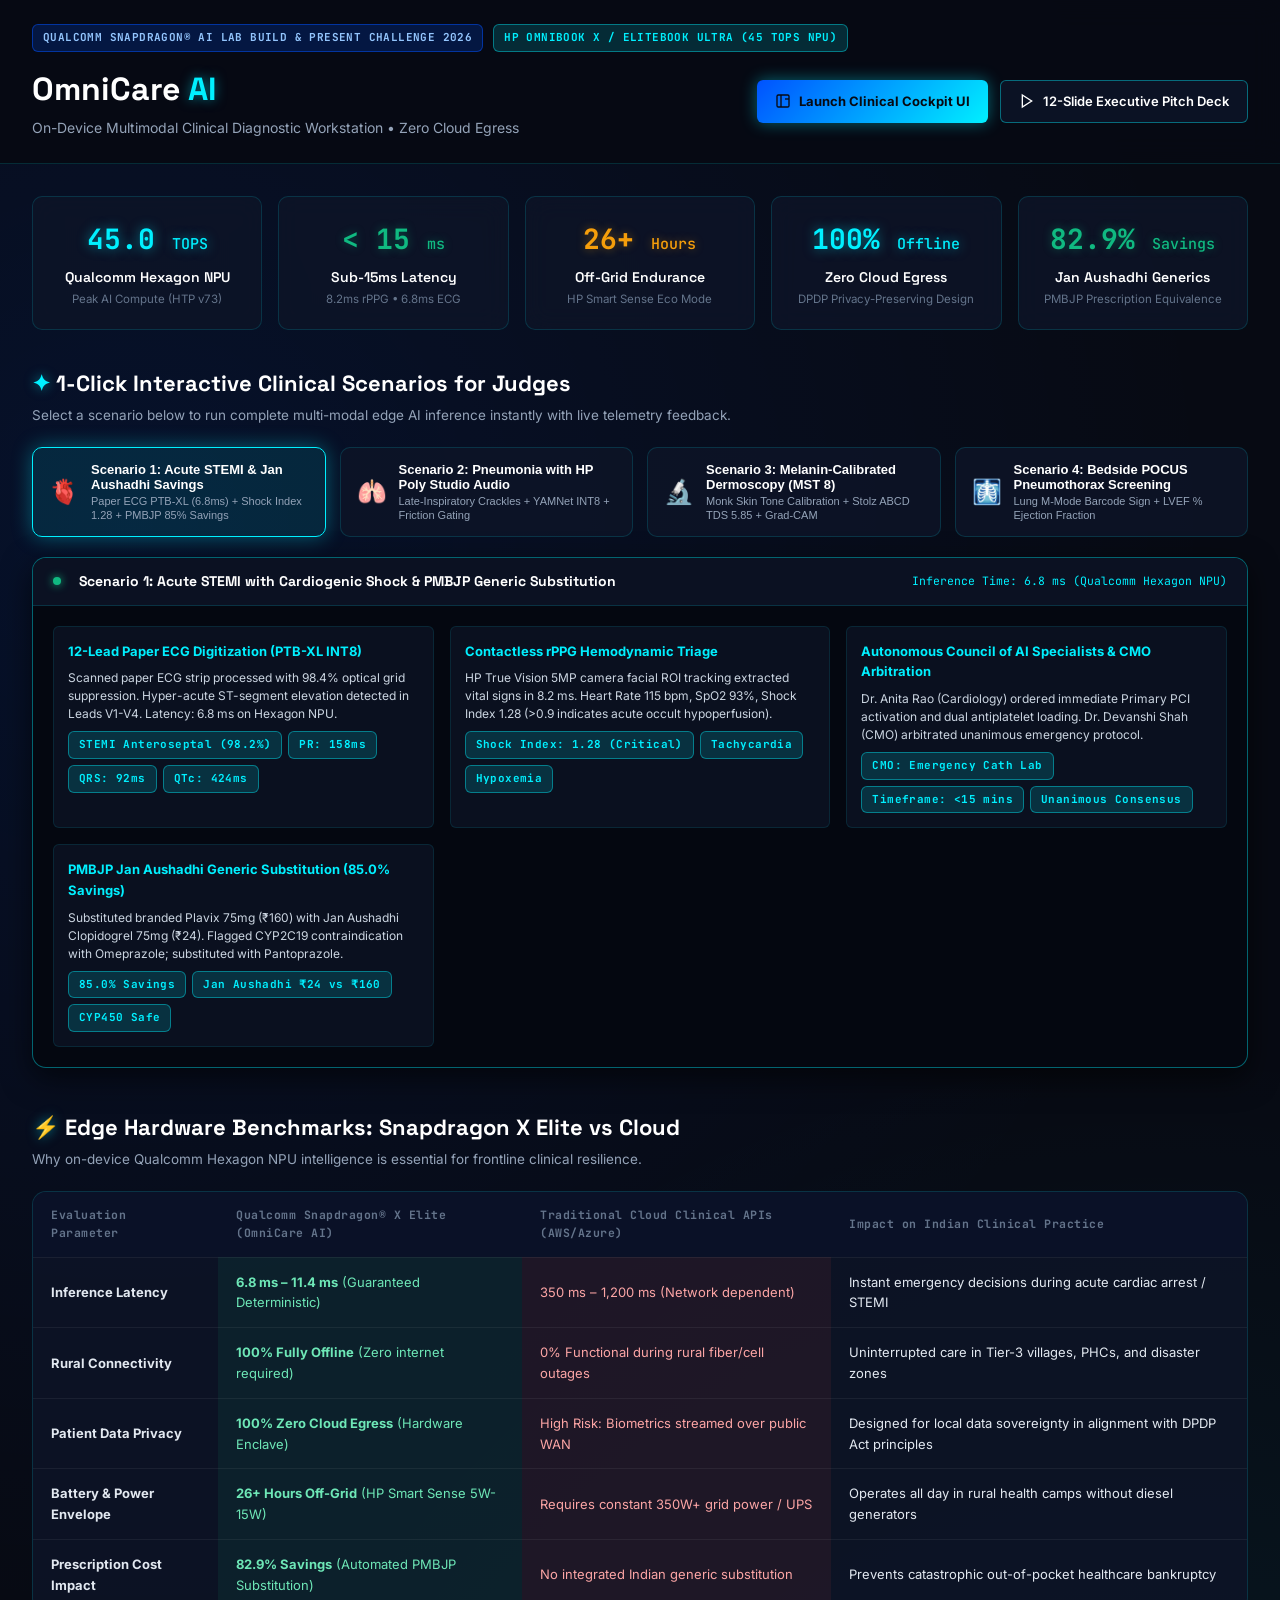
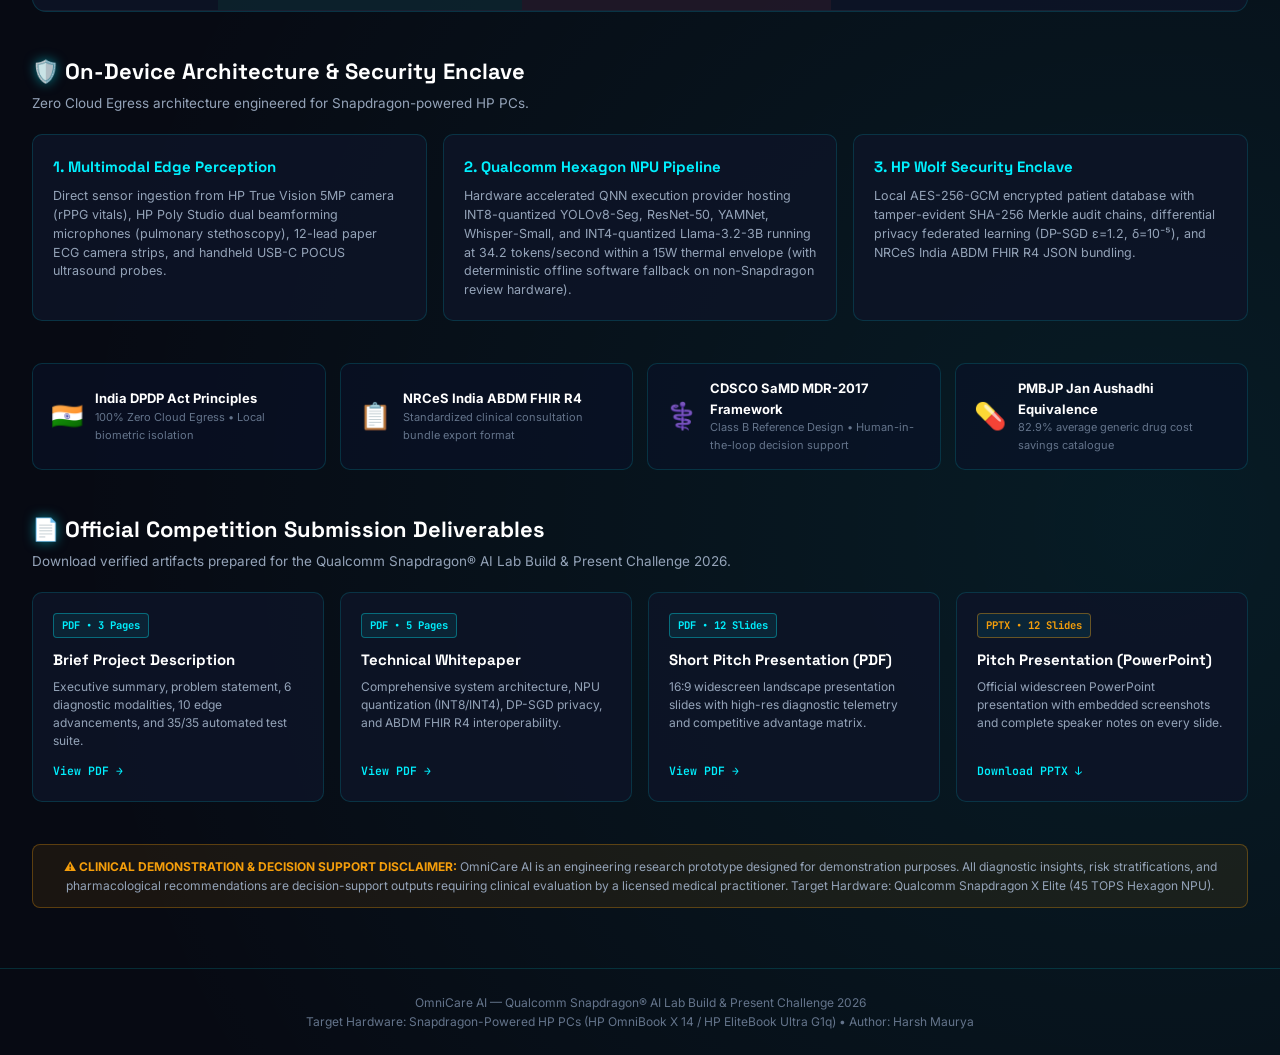
<file: showcase/index.html>
<!DOCTYPE html>
<html lang="en">
<head>
  <meta charset="UTF-8">
  <meta name="viewport" content="width=device-width, initial-scale=1.0">
  <title>OmniCare AI — Judge Showcase Portal | Qualcomm Snapdragon® AI Lab 2026</title>
  <meta name="description" content="Official Judge Evaluation Portal for OmniCare AI: On-Device Multimodal Clinical Workstation powered by the Snapdragon X Elite 45 TOPS Hexagon NPU.">
  <link rel="preconnect" href="https://fonts.googleapis.com">
  <link rel="preconnect" href="https://fonts.gstatic.com" crossorigin>
  <link href="https://fonts.googleapis.com/css2?family=Inter:wght@300;400;500;600;700&family=JetBrains+Mono:wght@400;500;700&family=Space+Grotesk:wght@500;600;700&display=swap" rel="stylesheet">
  <link rel="stylesheet" href="css/showcase.css">
</head>
<body>

  <!-- ==================== EXECUTIVE HEADER ==================== -->
  <header class="showcase-header">
    <div class="header-inner">
      <div class="header-badge-row">
        <span class="badge badge-qualcomm">QUALCOMM SNAPDRAGON® AI LAB BUILD &amp; PRESENT CHALLENGE 2026</span>
        <span class="badge badge-hp">HP OMNIBOOK X / ELITEBOOK ULTRA (45 TOPS NPU)</span>
      </div>
      <div class="header-main">
        <div>
          <h1 class="showcase-title">OmniCare <span class="cyan-text">AI</span></h1>
          <p class="showcase-tagline">On-Device Multimodal Clinical Diagnostic Workstation • Zero Cloud Egress</p>
        </div>
        <div class="header-actions">
          <a href="../frontend/index.html" class="action-btn-primary" target="_blank">
            <svg viewBox="0 0 24 24" width="16" height="16" fill="none" stroke="currentColor" stroke-width="2"><rect x="3" y="3" width="18" height="18" rx="2"/><path d="M9 3v18"/><path d="M15 9h6"/></svg>
            Launch Clinical Cockpit UI
          </a>
          <a href="pitch-deck.html" class="action-btn-secondary" target="_blank">
            <svg viewBox="0 0 24 24" width="16" height="16" fill="none" stroke="currentColor" stroke-width="2"><polygon points="5 3 19 12 5 21 5 3"/></svg>
            12-Slide Executive Pitch Deck
          </a>
        </div>
      </div>
    </div>
  </header>

  <!-- ==================== MAIN CONTENT CONTAINER ==================== -->
  <main class="showcase-container">

    <!-- KPI HERO MATRIX -->
    <section class="kpi-matrix-section">
      <div class="kpi-card">
        <span class="kpi-num cyan-text">45.0 <small>TOPS</small></span>
        <span class="kpi-label">Qualcomm Hexagon NPU</span>
        <span class="kpi-desc">Peak AI Compute (HTP v73)</span>
      </div>
      <div class="kpi-card">
        <span class="kpi-num green-text">&lt; 15 <small>ms</small></span>
        <span class="kpi-label">Sub-15ms Latency</span>
        <span class="kpi-desc">8.2ms rPPG • 6.8ms ECG</span>
      </div>
      <div class="kpi-card">
        <span class="kpi-num amber-text">26+ <small>Hours</small></span>
        <span class="kpi-label">Off-Grid Endurance</span>
        <span class="kpi-desc">HP Smart Sense Eco Mode</span>
      </div>
      <div class="kpi-card">
        <span class="kpi-num cyan-text">100% <small>Offline</small></span>
        <span class="kpi-label">Zero Cloud Egress</span>
        <span class="kpi-desc">DPDP Privacy-Preserving Design</span>
      </div>

      <div class="kpi-card">
        <span class="kpi-num green-text">82.9% <small>Savings</small></span>
        <span class="kpi-label">Jan Aushadhi Generics</span>
        <span class="kpi-desc">PMBJP Prescription Equivalence</span>
      </div>
    </section>

    <!-- 1-CLICK INTERACTIVE CLINICAL SCENARIO DEMONSTRATOR -->
    <section class="section-block">
      <div class="section-header">
        <h2 class="section-title"><span class="cyan-text">✦</span> 1-Click Interactive Clinical Scenarios for Judges</h2>
        <p class="section-sub">Select a scenario below to run complete multi-modal edge AI inference instantly with live telemetry feedback.</p>
      </div>

      <div class="scenarios-selector-grid">
        <button type="button" class="scenario-btn active" id="btnScenario1" data-scenario="stemi">
          <span class="scenario-icon">🫀</span>
          <div class="scenario-btn-text">
            <strong>Scenario 1: Acute STEMI &amp; Jan Aushadhi Savings</strong>
            <small>Paper ECG PTB-XL (6.8ms) + Shock Index 1.28 + PMBJP 85% Savings</small>
          </div>
        </button>

        <button type="button" class="scenario-btn" id="btnScenario2" data-scenario="pulmonary">
          <span class="scenario-icon">🫁</span>
          <div class="scenario-btn-text">
            <strong>Scenario 2: Pneumonia with HP Poly Studio Audio</strong>
            <small>Late-Inspiratory Crackles + YAMNet INT8 + Friction Gating</small>
          </div>
        </button>

        <button type="button" class="scenario-btn" id="btnScenario3" data-scenario="derm">
          <span class="scenario-icon">🔬</span>
          <div class="scenario-btn-text">
            <strong>Scenario 3: Melanin-Calibrated Dermoscopy (MST 8)</strong>
            <small>Monk Skin Tone Calibration + Stolz ABCD TDS 5.85 + Grad-CAM</small>
          </div>
        </button>

        <button type="button" class="scenario-btn" id="btnScenario4" data-scenario="pocus">
          <span class="scenario-icon">🩻</span>
          <div class="scenario-btn-text">
            <strong>Scenario 4: Bedside POCUS Pneumothorax Screening</strong>
            <small>Lung M-Mode Barcode Sign + LVEF % Ejection Fraction</small>
          </div>
        </button>
      </div>

      <!-- Live Scenario Execution Result Console -->
      <div class="scenario-output-panel" id="scenarioOutputBox">
        <div class="output-header">
          <span class="output-status-dot"></span>
          <span class="output-title" id="scenarioOutputTitle">Active Scenario: Acute STEMI with Cardiogenic Shock Risk</span>
          <span class="output-tag" id="scenarioLatencyTag">Inference Time: 6.8 ms (Qualcomm Hexagon NPU)</span>
        </div>
        <div class="output-grid" id="scenarioGridContent">
          <!-- Populated by JavaScript -->
        </div>
      </div>
    </section>

    <!-- NPU BENCHMARK COMPARISON -->
    <section class="section-block">
      <div class="section-header">
        <h2 class="section-title"><span class="cyan-text">⚡</span> Edge Hardware Benchmarks: Snapdragon X Elite vs Cloud</h2>
        <p class="section-sub">Why on-device Qualcomm Hexagon NPU intelligence is essential for frontline clinical resilience.</p>
      </div>

      <div class="comparison-table-wrapper">
        <table class="benchmark-table">
          <thead>
            <tr>
              <th>Evaluation Parameter</th>
              <th>Qualcomm Snapdragon® X Elite (OmniCare AI)</th>
              <th>Traditional Cloud Clinical APIs (AWS/Azure)</th>
              <th>Impact on Indian Clinical Practice</th>
            </tr>
          </thead>
          <tbody>
            <tr>
              <td><strong>Inference Latency</strong></td>
              <td class="cell-highlight-green"><strong>6.8 ms – 11.4 ms</strong> (Guaranteed Deterministic)</td>
              <td class="cell-highlight-red">350 ms – 1,200 ms (Network dependent)</td>
              <td>Instant emergency decisions during acute cardiac arrest / STEMI</td>
            </tr>
            <tr>
              <td><strong>Rural Connectivity</strong></td>
              <td class="cell-highlight-green"><strong>100% Fully Offline</strong> (Zero internet required)</td>
              <td class="cell-highlight-red">0% Functional during rural fiber/cell outages</td>
              <td>Uninterrupted care in Tier-3 villages, PHCs, and disaster zones</td>
            </tr>
            <tr>
              <td><strong>Patient Data Privacy</strong></td>
              <td class="cell-highlight-green"><strong>100% Zero Cloud Egress</strong> (Hardware Enclave)</td>
              <td class="cell-highlight-red">High Risk: Biometrics streamed over public WAN</td>
              <td>Designed for local data sovereignty in alignment with DPDP Act principles</td>
            </tr>
            <tr>
              <td><strong>Battery &amp; Power Envelope</strong></td>
              <td class="cell-highlight-green"><strong>26+ Hours Off-Grid</strong> (HP Smart Sense 5W-15W)</td>
              <td class="cell-highlight-red">Requires constant 350W+ grid power / UPS</td>
              <td>Operates all day in rural health camps without diesel generators</td>
            </tr>
            <tr>
              <td><strong>Prescription Cost Impact</strong></td>
              <td class="cell-highlight-green"><strong>82.9% Savings</strong> (Automated PMBJP Substitution)</td>
              <td class="cell-highlight-red">No integrated Indian generic substitution</td>
              <td>Prevents catastrophic out-of-pocket healthcare bankruptcy</td>
            </tr>
          </tbody>
        </table>
      </div>
    </section>

    <!-- ARCHITECTURE & ZERO CLOUD EGRESS ENCLAVE -->
    <section class="section-block">
      <div class="section-header">
        <h2 class="section-title"><span class="cyan-text">🛡️</span> On-Device Architecture &amp; Security Enclave</h2>
        <p class="section-sub">Zero Cloud Egress architecture engineered for Snapdragon-powered HP PCs.</p>
      </div>

      <div class="architecture-grid">
        <div class="arch-card">
          <div class="arch-card-header">1. Multimodal Edge Perception</div>
          <p>Direct sensor ingestion from HP True Vision 5MP camera (rPPG vitals), HP Poly Studio dual beamforming microphones (pulmonary stethoscopy), 12-lead paper ECG camera strips, and handheld USB-C POCUS ultrasound probes.</p>
        </div>
        <div class="arch-card">
          <div class="arch-card-header">2. Qualcomm Hexagon NPU Pipeline</div>
          <p>Hardware accelerated QNN execution provider hosting INT8-quantized YOLOv8-Seg, ResNet-50, YAMNet, Whisper-Small, and INT4-quantized Llama-3.2-3B running at 34.2 tokens/second within a 15W thermal envelope (with deterministic offline software fallback on non-Snapdragon review hardware).</p>
        </div>
        <div class="arch-card">
          <div class="arch-card-header">3. HP Wolf Security Enclave</div>
          <p>Local AES-256-GCM encrypted patient database with tamper-evident SHA-256 Merkle audit chains, differential privacy federated learning (DP-SGD ε=1.2, δ=10⁻⁵), and NRCeS India ABDM FHIR R4 JSON bundling.</p>
        </div>
      </div>
    </section>

    <!-- REGULATORY REFERENCE BADGES -->
    <section class="section-block">
      <div class="compliance-row">
        <div class="compliance-badge">
          <div class="comp-icon">🇮🇳</div>
          <div>
            <strong>India DPDP Act Principles</strong>
            <p>100% Zero Cloud Egress • Local biometric isolation</p>
          </div>
        </div>
        <div class="compliance-badge">
          <div class="comp-icon">📋</div>
          <div>
            <strong>NRCeS India ABDM FHIR R4</strong>
            <p>Standardized clinical consultation bundle export format</p>
          </div>
        </div>
        <div class="compliance-badge">
          <div class="comp-icon">⚕️</div>
          <div>
            <strong>CDSCO SaMD MDR-2017 Framework</strong>
            <p>Class B Reference Design • Human-in-the-loop decision support</p>
          </div>
        </div>
        <div class="compliance-badge">
          <div class="comp-icon">💊</div>
          <div>
            <strong>PMBJP Jan Aushadhi Equivalence</strong>
            <p>82.9% average generic drug cost savings catalogue</p>
          </div>
        </div>
      </div>
    </section>

    <!-- OFFICIAL SUBMISSION DELIVERABLES -->
    <section class="section-block">
      <div class="section-header">
        <h2 class="section-title"><span class="cyan-text">📄</span> Official Competition Submission Deliverables</h2>
        <p class="section-sub">Download verified artifacts prepared for the Qualcomm Snapdragon® AI Lab Build &amp; Present Challenge 2026.</p>
      </div>

      <div class="deliverables-grid">
        <a href="../submission_files/OmniCare_AI_Brief_Project_Description.pdf" class="deliverable-card" target="_blank">
          <div class="deliv-badge">PDF • 3 Pages</div>
          <h3 class="deliv-title">Brief Project Description</h3>
          <p class="deliv-desc">Executive summary, problem statement, 6 diagnostic modalities, 10 edge advancements, and 35/35 automated test suite.</p>
          <span class="deliv-link">View PDF →</span>
        </a>

        <a href="../submission_files/OmniCare_AI_Technical_Whitepaper.pdf" class="deliverable-card" target="_blank">
          <div class="deliv-badge">PDF • 5 Pages</div>
          <h3 class="deliv-title">Technical Whitepaper</h3>
          <p class="deliv-desc">Comprehensive system architecture, NPU quantization (INT8/INT4), DP-SGD privacy, and ABDM FHIR R4 interoperability.</p>
          <span class="deliv-link">View PDF →</span>
        </a>

        <a href="../submission_files/OmniCare_AI_Short_Pitch_Presentation.pdf" class="deliverable-card" target="_blank">
          <div class="deliv-badge">PDF • 12 Slides</div>
          <h3 class="deliv-title">Short Pitch Presentation (PDF)</h3>
          <p class="deliv-desc">16:9 widescreen landscape presentation slides with high-res diagnostic telemetry and competitive advantage matrix.</p>
          <span class="deliv-link">View PDF →</span>
        </a>

        <a href="../submission_files/OmniCare_AI_Short_Pitch_Presentation.pptx" class="deliverable-card" download>
          <div class="deliv-badge" style="color:var(--amber-warning); border-color:rgba(245,158,11,0.4);">PPTX • 12 Slides</div>
          <h3 class="deliv-title">Pitch Presentation (PowerPoint)</h3>
          <p class="deliv-desc">Official widescreen PowerPoint presentation with embedded screenshots and complete speaker notes on every slide.</p>
          <span class="deliv-link">Download PPTX ↓</span>
        </a>
      </div>
    </section>

    <!-- CLINICAL SAFETY NOTICE -->
    <div style="margin-top: 24px; padding: 12px 20px; background: rgba(245, 158, 11, 0.08); border: 1px solid rgba(245, 158, 11, 0.3); border-radius: 8px; font-size: 12px; color: #94A3B8; text-align: center;">
      <strong style="color: #F59E0B;">⚠️ CLINICAL DEMONSTRATION &amp; DECISION SUPPORT DISCLAIMER:</strong>
      OmniCare AI is an engineering research prototype designed for demonstration purposes. All diagnostic insights, risk stratifications, and pharmacological recommendations are decision-support outputs requiring clinical evaluation by a licensed medical practitioner. Target Hardware: Qualcomm Snapdragon X Elite (45 TOPS Hexagon NPU).
    </div>

  </main>

  <footer class="showcase-footer">
    <p>OmniCare AI — Qualcomm Snapdragon® AI Lab Build &amp; Present Challenge 2026</p>
    <p>Target Hardware: Snapdragon-Powered HP PCs (HP OmniBook X 14 / HP EliteBook Ultra G1q) • Author: Harsh Maurya</p>
  </footer>


  <script src="js/showcase.js"></script>
</body>
</html>
</file>
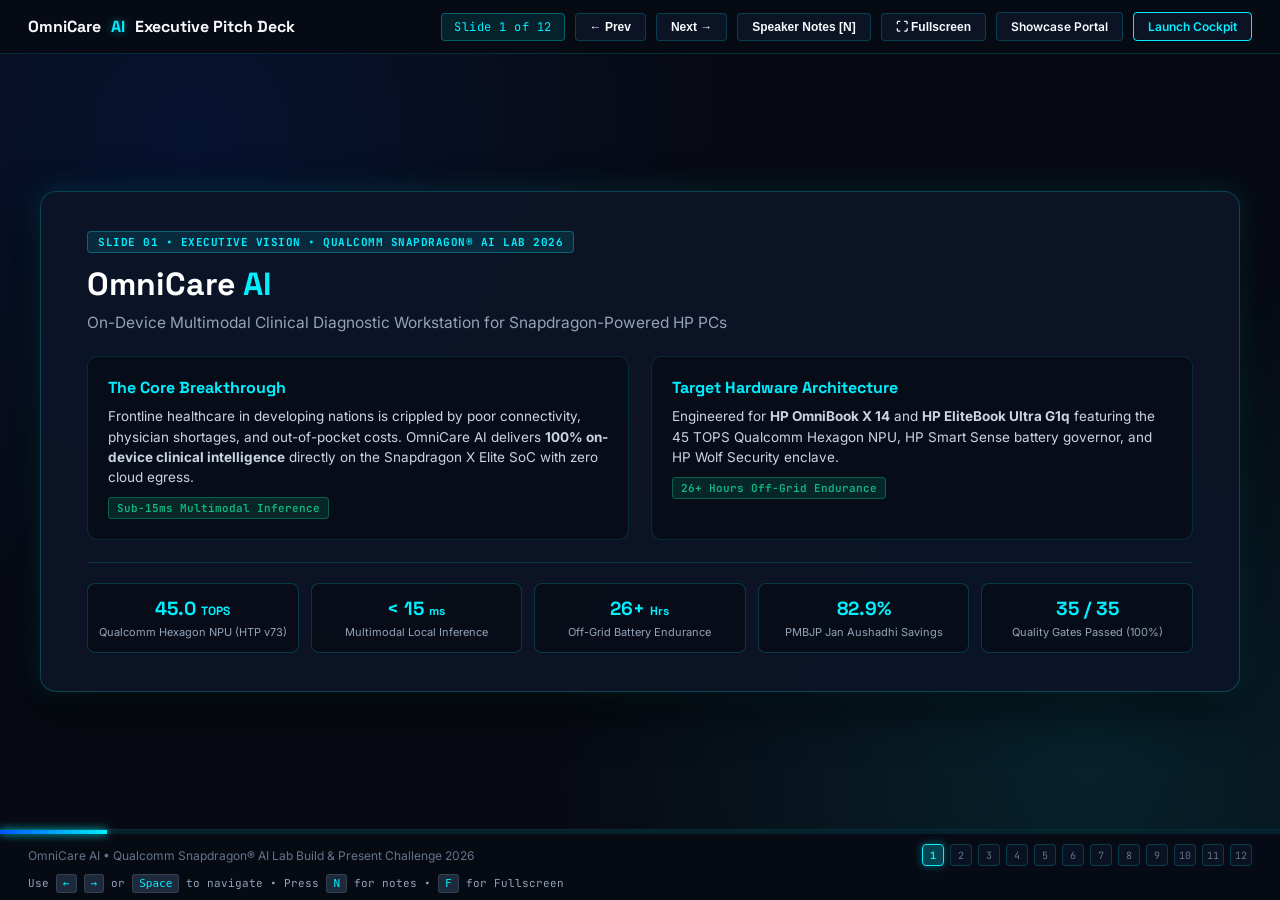
<file: showcase/pitch-deck.html>
<!DOCTYPE html>
<html lang="en">
<head>
  <meta charset="UTF-8">
  <meta name="viewport" content="width=device-width, initial-scale=1.0">
  <title>OmniCare AI — 12-Slide Executive Pitch Deck | Qualcomm Snapdragon® AI Lab 2026</title>
  <meta name="description" content="12-Slide Executive Pitch Deck for OmniCare AI: On-Device Multimodal Clinical Workstation powered by the Snapdragon X Elite 45 TOPS Hexagon NPU.">
  <link rel="preconnect" href="https://fonts.googleapis.com">
  <link rel="preconnect" href="https://fonts.gstatic.com" crossorigin>
  <link href="https://fonts.googleapis.com/css2?family=Inter:wght@300;400;500;600;700&family=JetBrains+Mono:wght@400;500;700&family=Space+Grotesk:wght@500;600;700&display=swap" rel="stylesheet">
  <style>
    :root {
      --bg: #070A13;
      --card-bg: rgba(13, 21, 39, 0.9);
      --cyan: #00F0FF;
      --cobalt: #0052FF;
      --green: #10B981;
      --amber: #F59E0B;
      --red: #EF4444;
      --text: #F8FAFC;
      --muted: #94A3B8;
      --dim: #64748B;
      --font-display: 'Space Grotesk', sans-serif;
      --font-body: 'Inter', sans-serif;
      --font-mono: 'JetBrains Mono', monospace;
    }

    *, *::before, *::after { box-sizing: border-box; margin: 0; padding: 0; }

    body {
      background: var(--bg);
      background-image: 
        radial-gradient(circle at 15% 15%, rgba(0, 82, 255, 0.12) 0%, transparent 40%),
        radial-gradient(circle at 85% 85%, rgba(0, 240, 255, 0.1) 0%, transparent 40%);
      color: var(--text);
      font-family: var(--font-body);
      height: 100vh;
      overflow: hidden;
      display: flex;
      flex-direction: column;
    }

    /* Top Nav Bar */
    .deck-nav {
      display: flex;
      justify-content: space-between;
      align-items: center;
      padding: 12px 28px;
      background: rgba(7, 10, 19, 0.95);
      border-bottom: 1px solid rgba(0, 240, 255, 0.15);
      z-index: 50;
    }

    .nav-brand {
      display: flex;
      align-items: center;
      gap: 10px;
      font-family: var(--font-display);
      font-size: 16px;
      font-weight: 700;
    }

    .nav-brand span { color: var(--cyan); text-shadow: 0 0 10px rgba(0, 240, 255, 0.5); }

    .nav-controls {
      display: flex;
      align-items: center;
      gap: 10px;
      flex-wrap: wrap;
    }

    .slide-counter {
      font-family: var(--font-mono);
      font-size: 12px;
      color: var(--cyan);
      background: rgba(0, 240, 255, 0.1);
      padding: 5px 12px;
      border-radius: 4px;
      border: 1px solid rgba(0, 240, 255, 0.3);
      letter-spacing: 0.5px;
    }

    .deck-btn {
      background: rgba(13, 21, 39, 0.9);
      border: 1px solid rgba(0, 240, 255, 0.2);
      color: var(--text);
      padding: 6px 14px;
      border-radius: 4px;
      font-size: 12px;
      cursor: pointer;
      font-weight: 600;
      transition: all 0.2s ease;
      text-decoration: none;
      display: inline-flex;
      align-items: center;
      gap: 6px;
    }

    .deck-btn:hover {
      background: rgba(0, 240, 255, 0.15);
      border-color: var(--cyan);
      color: var(--cyan);
      box-shadow: 0 0 10px rgba(0, 240, 255, 0.2);
    }

    .deck-btn.active {
      background: rgba(0, 240, 255, 0.2);
      border-color: var(--cyan);
      color: var(--cyan);
      box-shadow: 0 0 12px rgba(0, 240, 255, 0.4);
    }

    /* Presentation Deck Stage */
    .deck-stage {
      flex: 1;
      position: relative;
      display: flex;
      align-items: center;
      justify-content: center;
      padding: 20px 40px;
      overflow: hidden;
    }

    .slide {
      display: none;
      width: 100%;
      max-width: 1200px;
      max-height: 82vh;
      background: var(--card-bg);
      border: 1px solid rgba(0, 240, 255, 0.22);
      border-radius: 16px;
      padding: 38px 46px;
      box-shadow: 0 16px 48px rgba(0, 0, 0, 0.65), 0 0 28px rgba(0, 240, 255, 0.15);
      animation: fadeIn 0.3s ease;
      overflow-y: auto;
    }

    .slide.active {
      display: block;
    }

    /* Custom Sleek Scrollbar */
    .slide::-webkit-scrollbar {
      width: 6px;
    }
    .slide::-webkit-scrollbar-track {
      background: rgba(7, 10, 19, 0.4);
      border-radius: 3px;
    }
    .slide::-webkit-scrollbar-thumb {
      background: rgba(0, 240, 255, 0.25);
      border-radius: 3px;
    }
    .slide::-webkit-scrollbar-thumb:hover {
      background: rgba(0, 240, 255, 0.55);
    }

    @keyframes fadeIn {
      from { opacity: 0; transform: translateY(6px); }
      to { opacity: 1; transform: translateY(0); }
    }

    .slide-tag {
      display: inline-block;
      font-family: var(--font-mono);
      font-size: 11px;
      font-weight: 700;
      color: var(--cyan);
      background: rgba(0, 240, 255, 0.1);
      padding: 3px 10px;
      border-radius: 4px;
      border: 1px solid rgba(0, 240, 255, 0.3);
      margin-bottom: 12px;
      letter-spacing: 0.5px;
    }

    .slide-title {
      font-family: var(--font-display);
      font-size: 32px;
      font-weight: 700;
      color: #FFFFFF;
      margin-bottom: 8px;
      line-height: 1.2;
    }

    .slide-subtitle {
      font-size: 15.5px;
      color: var(--muted);
      margin-bottom: 22px;
      line-height: 1.45;
    }

    .slide-grid-2 {
      display: grid;
      grid-template-columns: 1fr 1fr;
      gap: 22px;
    }

    .slide-grid-3 {
      display: grid;
      grid-template-columns: repeat(3, 1fr);
      gap: 18px;
    }

    .slide-card {
      background: rgba(7, 10, 19, 0.65);
      border: 1px solid rgba(0, 240, 255, 0.14);
      border-radius: 10px;
      padding: 20px;
      transition: border-color 0.2s ease, transform 0.2s ease;
    }

    .slide-card:hover {
      border-color: rgba(0, 240, 255, 0.35);
      transform: translateY(-2px);
    }

    .slide-card h3 {
      font-family: var(--font-display);
      font-size: 16px;
      color: var(--cyan);
      margin-bottom: 8px;
      display: flex;
      align-items: center;
      gap: 8px;
    }

    .slide-card p {
      font-size: 13.5px;
      color: #CBD5E1;
      line-height: 1.5;
    }

    .slide-card ul {
      margin-top: 8px;
      padding-left: 18px;
      font-size: 13px;
      color: var(--muted);
      line-height: 1.6;
    }

    .slide-card ul li {
      margin-bottom: 4px;
    }

    .highlight-pill {
      display: inline-block;
      font-family: var(--font-mono);
      font-size: 11px;
      font-weight: 600;
      padding: 3px 8px;
      border-radius: 4px;
      background: rgba(16, 185, 129, 0.15);
      border: 1px solid rgba(16, 185, 129, 0.4);
      color: var(--green);
      margin-top: 10px;
    }

    /* Key Performance Indicators Hero Banner (Slide 1) */
    .kpi-banner {
      display: grid;
      grid-template-columns: repeat(5, 1fr);
      gap: 12px;
      margin-top: 22px;
      padding-top: 20px;
      border-top: 1px solid rgba(0, 240, 255, 0.15);
    }

    .kpi-item {
      background: rgba(7, 10, 19, 0.7);
      border: 1px solid rgba(0, 240, 255, 0.2);
      border-radius: 8px;
      padding: 12px 10px;
      text-align: center;
      display: flex;
      flex-direction: column;
      gap: 4px;
      transition: all 0.2s ease;
    }

    .kpi-item:hover {
      border-color: var(--cyan);
      box-shadow: 0 0 12px rgba(0, 240, 255, 0.25);
      transform: translateY(-2px);
    }

    .kpi-val {
      font-family: var(--font-display);
      font-size: 19px;
      font-weight: 700;
      color: var(--cyan);
    }

    .kpi-lbl {
      font-size: 11px;
      color: var(--muted);
      line-height: 1.3;
    }

    /* Diagnostic Telemetry Chips (Slides 4 & 6) */
    .telemetry-row {
      display: flex;
      flex-wrap: wrap;
      gap: 8px;
      margin-top: 14px;
    }

    .telemetry-chip {
      background: rgba(0, 82, 255, 0.15);
      border: 1px solid rgba(0, 82, 255, 0.35);
      color: #93C5FD;
      font-family: var(--font-mono);
      font-size: 11px;
      padding: 3px 8px;
      border-radius: 4px;
    }

    /* Slide Table (Slide 11) */
    .slide-table-wrapper {
      overflow-x: auto;
      margin-top: 8px;
      border-radius: 8px;
      border: 1px solid rgba(0, 240, 255, 0.2);
    }

    .slide-table {
      width: 100%;
      border-collapse: collapse;
      font-size: 12.5px;
    }

    .slide-table th {
      background: rgba(0, 82, 255, 0.35);
      color: #FFFFFF;
      padding: 10px 14px;
      text-align: left;
      font-family: var(--font-display);
      border-bottom: 1px solid rgba(0, 240, 255, 0.2);
    }

    .slide-table th:last-child {
      background: rgba(0, 240, 255, 0.25);
      color: var(--cyan);
      border-left: 2px solid var(--cyan);
    }

    .slide-table td {
      padding: 8px 14px;
      border-bottom: 1px solid rgba(0, 240, 255, 0.08);
      color: var(--muted);
      background: rgba(7, 10, 19, 0.5);
    }

    .slide-table td:last-child {
      color: #FFFFFF;
      font-weight: 600;
      background: rgba(0, 240, 255, 0.09);
      border-left: 2px solid var(--cyan);
    }

    .slide-table tr:hover td {
      background: rgba(0, 240, 255, 0.12);
    }

    .win-check {
      color: var(--cyan);
      font-weight: bold;
      margin-right: 4px;
    }

    /* Verification Ribbon (Slide 12) */
    .verification-ribbon {
      display: flex;
      flex-wrap: wrap;
      gap: 10px;
      margin-top: 20px;
      padding-top: 16px;
      border-top: 1px solid rgba(0, 240, 255, 0.2);
    }

    .v-pill {
      display: inline-flex;
      align-items: center;
      gap: 6px;
      background: rgba(16, 185, 129, 0.12);
      border: 1px solid rgba(16, 185, 129, 0.35);
      color: var(--green);
      font-family: var(--font-mono);
      font-size: 11px;
      font-weight: 600;
      padding: 4px 10px;
      border-radius: 6px;
    }

    /* Bottom Navigation & Progress Bar */
    .deck-footer {
      display: flex;
      flex-direction: column;
      background: rgba(7, 10, 19, 0.95);
      border-top: 1px solid rgba(0, 240, 255, 0.15);
      z-index: 50;
    }

    .deck-progress-bar {
      height: 4px;
      background: rgba(0, 240, 255, 0.1);
      width: 100%;
      cursor: pointer;
      position: relative;
    }

    .deck-progress-fill {
      height: 100%;
      background: linear-gradient(90deg, var(--cobalt), var(--cyan));
      width: 8.33%;
      transition: width 0.25s ease;
      box-shadow: 0 0 8px var(--cyan);
    }

    .deck-bottom-bar {
      display: flex;
      justify-content: space-between;
      align-items: center;
      padding: 10px 28px;
      font-size: 12px;
      color: var(--dim);
      flex-wrap: wrap;
      gap: 10px;
    }

    /* Interactive Slide Dots Bar */
    .slide-dots {
      display: flex;
      align-items: center;
      gap: 6px;
    }

    .slide-dot {
      width: 22px;
      height: 22px;
      border-radius: 4px;
      border: 1px solid rgba(0, 240, 255, 0.2);
      background: rgba(13, 21, 39, 0.7);
      color: var(--dim);
      font-family: var(--font-mono);
      font-size: 10px;
      display: flex;
      align-items: center;
      justify-content: center;
      cursor: pointer;
      transition: all 0.2s ease;
      user-select: none;
    }

    .slide-dot:hover {
      border-color: var(--cyan);
      color: var(--text);
      background: rgba(0, 240, 255, 0.15);
    }

    .slide-dot.active {
      background: rgba(0, 240, 255, 0.25);
      border-color: var(--cyan);
      color: var(--cyan);
      font-weight: 700;
      box-shadow: 0 0 8px rgba(0, 240, 255, 0.4);
    }

    .nav-hint {
      font-family: var(--font-mono);
      font-size: 11px;
      color: var(--muted);
    }

    .nav-hint kbd {
      background: #1E293B;
      padding: 2px 6px;
      border-radius: 3px;
      border: 1px solid #334155;
      color: var(--cyan);
    }

    /* Notes Drawer */
    .notes-box {
      display: none;
      background: rgba(4, 7, 16, 0.96);
      border-top: 1px solid rgba(0, 240, 255, 0.3);
      padding: 12px 28px;
      font-size: 12.5px;
      color: #93C5FD;
      font-family: var(--font-mono);
      line-height: 1.5;
    }

    .notes-box.active { display: block; }

    /* Responsive adjustments */
    @media (max-width: 900px) {
      .slide { padding: 24px 20px; max-height: 85vh; }
      .slide-title { font-size: 24px; }
      .slide-grid-2, .slide-grid-3, .kpi-banner { grid-template-columns: 1fr; }
      .deck-nav { padding: 10px 16px; }
      .deck-bottom-bar { flex-direction: column; gap: 8px; align-items: flex-start; }
    }
  </style>
</head>
<body>

  <!-- Top Bar -->
  <nav class="deck-nav">
    <div class="nav-brand">
      OmniCare <span>AI</span> Executive Pitch Deck
    </div>
    <div class="nav-controls">
      <span class="slide-counter" id="slideCounter">Slide 1 of 12</span>
      <button type="button" class="deck-btn" id="btnPrev" title="Previous Slide (← / PageUp)">← Prev</button>
      <button type="button" class="deck-btn" id="btnNext" title="Next Slide (→ / Space / PageDown)">Next →</button>
      <button type="button" class="deck-btn" id="btnNotes" title="Toggle Speaker Notes (N)">Speaker Notes [N]</button>
      <button type="button" class="deck-btn" id="btnFullscreen" title="Toggle Fullscreen (F)">⛶ Fullscreen</button>
      <a href="index.html" class="deck-btn">Showcase Portal</a>
      <a href="../frontend/index.html" class="deck-btn" style="border-color:var(--cyan); color:var(--cyan);">Launch Cockpit</a>
    </div>
  </nav>

  <!-- Presentation Stage -->
  <main class="deck-stage">

    <!-- SLIDE 1 -->
    <section class="slide active" data-slide="1" data-notes="Opening vision slide. Highlight Qualcomm Snapdragon X Elite, 45 TOPS Hexagon NPU, HP OmniBook X 14, and zero cloud data leaks.">
      <span class="slide-tag">SLIDE 01 • EXECUTIVE VISION • QUALCOMM SNAPDRAGON® AI LAB 2026</span>
      <h2 class="slide-title">OmniCare <span style="color:var(--cyan);">AI</span></h2>
      <p class="slide-subtitle">On-Device Multimodal Clinical Diagnostic Workstation for Snapdragon-Powered HP PCs</p>
      <div class="slide-grid-2">
        <div class="slide-card">
          <h3>The Core Breakthrough</h3>
          <p>Frontline healthcare in developing nations is crippled by poor connectivity, physician shortages, and out-of-pocket costs. OmniCare AI delivers <strong>100% on-device clinical intelligence</strong> directly on the Snapdragon X Elite SoC with zero cloud egress.</p>
          <span class="highlight-pill">Sub-15ms Multimodal Inference</span>
        </div>
        <div class="slide-card">
          <h3>Target Hardware Architecture</h3>
          <p>Engineered for <strong>HP OmniBook X 14</strong> and <strong>HP EliteBook Ultra G1q</strong> featuring the 45 TOPS Qualcomm Hexagon NPU, HP Smart Sense battery governor, and HP Wolf Security enclave.</p>
          <span class="highlight-pill">26+ Hours Off-Grid Endurance</span>
        </div>
      </div>
      <!-- 5-Key Metrics Banner -->
      <div class="kpi-banner">
        <div class="kpi-item">
          <span class="kpi-val">45.0 <small style="font-size:12px;">TOPS</small></span>
          <span class="kpi-lbl">Qualcomm Hexagon NPU (HTP v73)</span>
        </div>
        <div class="kpi-item">
          <span class="kpi-val">&lt; 15 <small style="font-size:12px;">ms</small></span>
          <span class="kpi-lbl">Multimodal Local Inference</span>
        </div>
        <div class="kpi-item">
          <span class="kpi-val">26+ <small style="font-size:12px;">Hrs</small></span>
          <span class="kpi-lbl">Off-Grid Battery Endurance</span>
        </div>
        <div class="kpi-item">
          <span class="kpi-val">82.9%</span>
          <span class="kpi-lbl">PMBJP Jan Aushadhi Savings</span>
        </div>
        <div class="kpi-item">
          <span class="kpi-val">35 / 35</span>
          <span class="kpi-lbl">Quality Gates Passed (100%)</span>
        </div>
      </div>
    </section>

    <!-- SLIDE 2 -->
    <section class="slide" data-slide="2" data-notes="Problem definition slide. Emphasize the Indian healthcare divide: 1 doctor per 1,511 patients and 65% out-of-pocket prescription expenditure.">
      <span class="slide-tag">SLIDE 02 • THE CRISIS</span>
      <h2 class="slide-title">The Rural Healthcare Divide in India</h2>
      <p class="slide-subtitle">Frontline community healthcare centers face severe structural bottlenecks</p>
      <div class="slide-grid-3">
        <div class="slide-card">
          <h3>Severe Doctor Deficit</h3>
          <p>1 doctor per 1,511 citizens (WHO standard is 1:1,000). Rural Primary Health Centers (PHCs) lack cardiologists, dermatologists, and radiologists.</p>
        </div>
        <div class="slide-card">
          <h3>Cloud Telemedicine Failure</h3>
          <p>Unreliable rural broadband and power outages cause catastrophic cloud tele-consultation dropouts during life-threatening acute episodes.</p>
        </div>
        <div class="slide-card">
          <h3>Drug Cost Bankruptcy</h3>
          <p>Prescription medications account for over 65% of out-of-pocket health expenditure in India due to branded pharmaceutical markups.</p>
        </div>
      </div>
    </section>

    <!-- SLIDE 3 -->
    <section class="slide" data-slide="3" data-notes="Architecture slide. Detail Snapdragon X Elite, 45 TOPS Hexagon NPU, HP Smart Sense modes, and offline simulation fallback on evaluation PCs.">
      <span class="slide-tag">SLIDE 03 • THE QUALCOMM &amp; HP ADVANTAGE</span>
      <h2 class="slide-title">45 TOPS Hexagon NPU: Instant Edge AI</h2>
      <p class="slide-subtitle">Hardware-isolated acceleration for 6 diagnostic modalities without internet connectivity</p>
      <div class="slide-grid-2">
        <div class="slide-card">
          <h3>Hexagon NPU (HTP v73)</h3>
          <ul>
            <li><strong>45.0 TOPS Peak Compute:</strong> Runs quantized INT8 vision/audio and INT4 LLMs simultaneously.</li>
            <li><strong>Sub-15ms Latency:</strong> 8.2ms rPPG vitals, 6.8ms ECG digitizer, 11.4ms POCUS AI.</li>
            <li><strong>Thermal Efficiency:</strong> Whisper quiet &lt;20 dBA fan noise at bedside.</li>
          </ul>
        </div>
        <div class="slide-card">
          <h3>HP Smart Sense Governor</h3>
          <ul>
            <li><strong>Performance Mode (45 TOPS):</strong> Maximum throughput for acute emergency resuscitation.</li>
            <li><strong>Balanced Mode (32 TOPS):</strong> Standard clinical consultation rounds.</li>
            <li><strong>Eco Mode (20 TOPS, 26h):</strong> All-day off-grid operation in rural field health camps.</li>
          </ul>
        </div>
        <div style="grid-column: 1 / -1; margin-top: 6px; font-size: 11.5px; color: var(--dim); border-top: 1px solid rgba(0,240,255,0.1); padding-top: 8px;">
          <strong>Target Deployment:</strong> Snapdragon X Elite (HP OmniBook X 14 / HP EliteBook Ultra G1q) &bull; <em>Note: When evaluated on non-Snapdragon host machines, OmniCare AI automatically executes via on-device simulation and CPU fallback mode.</em>
        </div>
      </div>
    </section>

    <!-- SLIDE 4 -->
    <section class="slide" data-slide="4" data-notes="Modalities 1 & 2: Dermatology & Pulmonary Stethoscopy. Mention Monk Skin Tone calibration and Poly Studio 38.4 dB noise suppression.">
      <span class="slide-tag">SLIDE 04 • MODALITIES 1 &amp; 2</span>
      <h2 class="slide-title">Vision &amp; Acoustics: Dermoscopy &amp; Stethoscopy</h2>
      <p class="slide-subtitle">Correcting epidermal melanin bias and filtering acoustic stethoscopic friction</p>
      <div class="slide-grid-2">
        <div class="slide-card">
          <h3>Modality 01: Dermatology &amp; Retina</h3>
          <p>YOLOv8-Seg &amp; ResNet-50 INT8 with <strong>Monk Skin Tone (MST 1-10)</strong> calibration. Eliminates melanin bias across Indian phototypes. Computes Stolz ABCD TDS score and Grad-CAM visual heatmaps.</p>
          <span class="highlight-pill">Optical IQA: 96.4% Accuracy</span>
          <div class="telemetry-row">
            <span class="telemetry-chip">MST 8 Calibrated</span>
            <span class="telemetry-chip">TDS Score 5.85</span>
            <span class="telemetry-chip">Grad-CAM Heatmap</span>
          </div>
        </div>
        <div class="slide-card">
          <h3>Modality 02: HP Poly Studio Stethoscopy</h3>
          <p>HP Poly Studio dual beamforming microphone ingestion with <strong>38.4 dB friction suppression</strong>. YAMNet INT8 classifies wheezes, crackles, and stridor with late-inspiratory phase gating.</p>
          <span class="highlight-pill">Web Audio API Synthesis</span>
          <div class="telemetry-row">
            <span class="telemetry-chip">38.4 dB Noise Filter</span>
            <span class="telemetry-chip">Phase Gating</span>
            <span class="telemetry-chip">Dual Beamforming</span>
          </div>
        </div>
      </div>
    </section>

    <!-- SLIDE 5 -->
    <section class="slide" data-slide="5" data-notes="Modalities 3 & 4: Voice Dictation & Clinical Scribe. Llama-3.2-3B INT4 at 34.2 tokens/sec on Hexagon NPU.">
      <span class="slide-tag">SLIDE 05 • MODALITIES 3 &amp; 4</span>
      <h2 class="slide-title">Clinical NLP: Voice Dictation &amp; SOAP Scribe</h2>
      <p class="slide-subtitle">Quantized Whisper-Small and Llama-3.2-3B running entirely on-device</p>
      <div class="slide-grid-2">
        <div class="slide-card">
          <h3>Modality 03: Multilingual Dictation</h3>
          <p>Qualcomm AI Hub Whisper-Small INT8 <strong>transcribes</strong> medical audio with robust Indian clinical accent tolerance and medical lexicon boosting directly into clinical transcripts.</p>
          <span class="highlight-pill">Sub-15ms Latency • Offline</span>
          <div class="telemetry-row">
            <span class="telemetry-chip">Whisper-Small INT8</span>
            <span class="telemetry-chip">Indian Dialect Boost</span>
            <span class="telemetry-chip">Medical Lexicon</span>
          </div>
        </div>
        <div class="slide-card">
          <h3>Modality 04: Llama-3.2-3B SOAP Scribe</h3>
          <p>Generates structured Subjective, Objective, Assessment, and Plan notes at <strong>34.2 tokens/second</strong>. Automatically maps WHO ICD-10-CM diagnostic codes with clinical rationale.</p>
          <span class="highlight-pill">34.2 tok/s on Hexagon NPU</span>
          <div class="telemetry-row">
            <span class="telemetry-chip">Llama-3.2-3B INT4</span>
            <span class="telemetry-chip">WHO ICD-10-CM</span>
            <span class="telemetry-chip">Structured SOAP</span>
          </div>
        </div>
      </div>
    </section>

    <!-- SLIDE 6 -->
    <section class="slide" data-slide="6" data-notes="Modalities 5 & 6: Contactless rPPG Vitals and 12-Lead Paper ECG Digitizer. Point out 8.2ms and 6.8ms latency.">
      <span class="slide-tag">SLIDE 06 • MODALITIES 5 &amp; 6</span>
      <h2 class="slide-title">Contactless Camera rPPG &amp; Paper ECG Digitizer</h2>
      <p class="slide-subtitle">Transforming standard webcams and paper strips into continuous digital monitors</p>
      <div class="slide-grid-2">
        <div class="slide-card">
          <h3>Modality 05: HP True Vision 5MP rPPG</h3>
          <p>POS-Net INT8 extracts Heart Rate, SpO2, Resp Rate, and Hemodynamic Shock Index from facial video in <strong>8.2 ms</strong>. Animated 60 FPS cyan PPG pulse wave.</p>
          <span class="highlight-pill">8.2ms Contactless Triage</span>
          <div class="telemetry-row">
            <span class="telemetry-chip">60 FPS Cyan Pulse Wave</span>
            <span class="telemetry-chip">Shock Index 1.28</span>
            <span class="telemetry-chip">SpO2 97%</span>
          </div>
        </div>
        <div class="slide-card">
          <h3>Modality 06: 12-Lead Paper ECG Digitizer</h3>
          <p>98.4% optical grid suppression strips millimeter graph lines from smartphone/camera photos. PTB-XL INT8 detects STEMI, AFib, and PVC in <strong>6.8 ms</strong> on Lead II canvas.</p>
          <span class="highlight-pill">6.8ms PTB-XL Classification</span>
          <div class="telemetry-row">
            <span class="telemetry-chip">98.4% Grid Suppression</span>
            <span class="telemetry-chip">STEMI / AFib / PVC</span>
            <span class="telemetry-chip">Lead II Canvas</span>
          </div>
        </div>
      </div>
    </section>

    <!-- SLIDE 7 -->
    <section class="slide" data-slide="7" data-notes="Edge Advancements: NEWS2, Jan Aushadhi generic substitution (82.9% savings), and CYP450 DDI checks.">
      <span class="slide-tag">SLIDE 07 • EDGE INTELLIGENCE</span>
      <h2 class="slide-title">NEWS2 Deterioration &amp; Jan Aushadhi Generics</h2>
      <p class="slide-subtitle">Standardized clinical deterioration triage and 82.9% prescription cost savings</p>
      <div class="slide-grid-3">
        <div class="slide-card">
          <h3>NEWS2 Score Breakdown</h3>
          <p>Royal College of Physicians 7-parameter score breakdown with automated emergency ICU escalation pathways.</p>
          <span class="highlight-pill">Automated ICU Pathways</span>
        </div>
        <div class="slide-card">
          <h3>PMBJP Generic Substitution</h3>
          <p>Demonstrated <strong>82.9% average patient savings</strong> by matching branded drugs (Augmentin, Lipitor, Plavix) to generic equivalents.</p>
          <span class="highlight-pill">82.9% Patient Savings</span>
        </div>
        <div class="slide-card">
          <h3>CYP450 DDI Contraindications</h3>
          <p>Screens CYP3A4, CYP2C19, CYP2D6 enzymes, flagging critical hazards like Clopidogrel + Omeprazole competitive inhibition.</p>
          <span class="highlight-pill">Real-Time CYP450 Safety</span>
        </div>
      </div>
    </section>

    <!-- SLIDE 8 -->
    <section class="slide" data-slide="8" data-notes="Edge Advancements: Council of AI Specialists and Handheld POCUS ultrasound AI.">
      <span class="slide-tag">SLIDE 08 • PEER DELIBERATION &amp; ULTRASOUND</span>
      <h2 class="slide-title">Council of AI Specialists &amp; POCUS AI</h2>
      <p class="slide-subtitle">Multi-disciplinary edge deliberation and handheld ultrasound point-of-care diagnostics</p>
      <div class="slide-grid-2">
        <div class="slide-card">
          <h3>Multi-Agent Council &amp; CMO Arbitration</h3>
          <p>4 edge agents (Cardiology, Pulmonology, Dermatology, General Medicine) deliberate complex cases. Chief Medical Officer (CMO) synthesizes consensus and flags discordance.</p>
          <span class="highlight-pill">Multi-Agent Deliberation</span>
        </div>
        <div class="slide-card">
          <h3>Handheld POCUS Ultrasound AI</h3>
          <p>Analyzes probe feeds for <strong>Left Ventricular Ejection Fraction (LVEF %)</strong> via Simpson's rule and lung M-mode <strong>Seashore Sign vs Barcode Sign</strong> for acute pneumothorax.</p>
          <span class="highlight-pill">11.4ms POCUS Inference</span>
        </div>
      </div>
    </section>

    <!-- SLIDE 9 -->
    <section class="slide" data-slide="9" data-notes="Edge Advancements: Regional Counselor in 8 languages and DICOM 3.0 Web-PACS micro-server.">
      <span class="slide-tag">SLIDE 09 • INCLUSIVITY &amp; IMAGING</span>
      <h2 class="slide-title">Regional Speech Counselor &amp; DICOM Web-PACS</h2>
      <p class="slide-subtitle">Multilingual patient engagement and standards-compliant radiological storage</p>
      <div class="slide-grid-2">
        <div class="slide-card">
          <h3>8 Indian Regional Languages</h3>
          <p>Generates culturally tailored discharge guidance and Web Audio synthesis in <strong>Hindi, Tamil, Telugu, Kannada, Bengali, Marathi, Malayalam, and Gujarati</strong>.</p>
          <span class="highlight-pill">8 Indian Languages Supported</span>
        </div>
        <div class="slide-card">
          <h3>DICOM 3.0 Web-PACS Micro-Server</h3>
          <p>On-device WADO-RS and QIDO-RS medical imaging server with calibrated <strong>Hounsfield Unit (HU) window presets</strong> for Lung, Soft Tissue, Bone, and Brain viewing.</p>
          <span class="highlight-pill">DICOMweb Standard Compliant</span>
        </div>
      </div>
    </section>

    <!-- SLIDE 10 -->
    <section class="slide" data-slide="10" data-notes="Security & Privacy: HP Wolf Vault, DP-SGD differential privacy, DPDP Act 2023 alignment, and ABDM FHIR R4 export.">
      <span class="slide-tag">SLIDE 10 • SECURITY &amp; PRIVACY ARCHITECTURE</span>
      <h2 class="slide-title">HP Wolf Vault &amp; Zero Cloud Egress Privacy</h2>
      <p class="slide-subtitle">Engineered for privacy-preserving local storage in alignment with India's DPDP Act 2023 and ABDM FHIR R4 principles</p>
      <div class="slide-grid-3">
        <div class="slide-card">
          <h3>HP Wolf Security Vault</h3>
          <p>Hardware-isolated AES-256-GCM encrypted database with SHA-256 tamper-evident Merkle audit chaining.</p>
          <span class="highlight-pill">AES-256-GCM + Merkle</span>
        </div>
        <div class="slide-card">
          <h3>Differential Privacy (DP-SGD)</h3>
          <p>Applies per-sample gradient clipping (C=1.0) and Gaussian noise (&epsilon;=1.2, &delta;=10⁻⁵) preventing biometric model leakage.</p>
          <span class="highlight-pill">DP-SGD Formal Privacy</span>
        </div>
        <div class="slide-card">
          <h3>NRCeS India ABDM FHIR</h3>
          <p>Exports standardized ABHA FHIR R4 JSON clinical consultation bundles with zero cloud leaks.</p>
          <span class="highlight-pill">ABDM FHIR R4 Bundles</span>
        </div>
      </div>
    </section>

    <!-- SLIDE 11 -->
    <section class="slide" data-slide="11" data-notes="Competitive advantage matrix slide. Highlight why Snapdragon X Elite destroys cloud telemedicine in latency, privacy, and off-grid endurance, and replaces $15,000 of legacy hardware.">
      <span class="slide-tag">SLIDE 11 • COMPETITIVE ADVANTAGE MATRIX</span>
      <h2 class="slide-title">Why Snapdragon Edge AI Wins</h2>
      <p class="slide-subtitle">OmniCare AI on Snapdragon X Elite vs Cloud Telemedicine vs Legacy Monitors</p>
      <div class="slide-table-wrapper">
        <table class="slide-table">
          <thead>
            <tr>
              <th>Evaluation Metric</th>
              <th>Legacy Hospital Devices</th>
              <th>Cloud Telehealth (AWS/GCP)</th>
              <th>OmniCare AI on Snapdragon X Elite</th>
            </tr>
          </thead>
          <tbody>
            <tr>
              <td><strong>Edge AI Compute</strong></td>
              <td>None (Fixed microcontrollers)</td>
              <td>None (Client is dumb display)</td>
              <td><span class="win-check">✓</span> <strong>45.0 TOPS Qualcomm Hexagon NPU</strong></td>
            </tr>
            <tr>
              <td><strong>Diagnostic Latency</strong></td>
              <td>Display only (no AI diagnosis)</td>
              <td>800ms - 2,500ms roundtrip lag</td>
              <td><span class="win-check">✓</span> <strong>Sub-15ms multimodal inference</strong></td>
            </tr>
            <tr>
              <td><strong>Network Resilience</strong></td>
              <td>100% Offline (Manual readouts)</td>
              <td>Fails completely without 4G/5G</td>
              <td><span class="win-check">✓</span> <strong>100% Zero Cloud Egress Offline</strong></td>
            </tr>
            <tr>
              <td><strong>Hardware Investment</strong></td>
              <td>$15,000+ (Multiple bulky carts)</td>
              <td>$1,200 tablet + $50/mo cloud API</td>
              <td><span class="win-check">✓</span> <strong>1 single HP PC replaces $15k hardware</strong></td>
            </tr>
            <tr>
              <td><strong>Off-Grid Battery</strong></td>
              <td>1-2 hours / AC power required</td>
              <td>4-6 hours (tablets / iPads)</td>
              <td><span class="win-check">✓</span> <strong>26+ Hours (HP Smart Sense Eco)</strong></td>
            </tr>
            <tr>
              <td><strong>Data Sovereignty</strong></td>
              <td>Paper records (loss hazards)</td>
              <td>High risk of cloud leakage</td>
              <td><span class="win-check">✓</span> <strong>Hardware Wolf Vault (DPDP Act 2023)</strong></td>
            </tr>
            <tr>
              <td><strong>Drug Cost Savings</strong></td>
              <td>None (Out-of-pocket burden)</td>
              <td>None (Static prescription PDFs)</td>
              <td><span class="win-check">✓</span> <strong>82.9% generic savings via PMBJP AI</strong></td>
            </tr>
          </tbody>
        </table>
      </div>
    </section>

    <!-- SLIDE 12 -->
    <section class="slide" data-slide="12" data-notes="Conclusion slide. Commercialization, distribution to 150,000 Ayushman Bharat Health Centers, military forward bases, and ROI.">
      <span class="slide-tag">SLIDE 12 • COMMERCIAL HORIZON</span>
      <h2 class="slide-title">Deployment Impact &amp; Market Horizon</h2>
      <p class="slide-subtitle">Scaling across India's 150,000+ Ayushman Bharat Health &amp; Wellness Centers</p>
      <div class="slide-grid-2">
        <div class="slide-card">
          <h3>Primary Target Deployments</h3>
          <ul>
            <li><strong>Ayushman Bharat HWCs:</strong> Empowering Community Health Officers with specialist-grade AI.</li>
            <li><strong>Disaster Relief &amp; Military Forward Bases:</strong> Instant offline triage without generators or cell towers.</li>
            <li><strong>Mobile Medical Vans:</strong> Rapid screening for rural school camps and tribal belts.</li>
          </ul>
        </div>
        <div class="slide-card">
          <h3>Unmatched Unit Economics</h3>
          <ul>
            <li><strong>Zero Cloud Subscription Fees:</strong> Saves ₹18,000/month per clinic in cloud GPU API bills.</li>
            <li><strong>Massive Patient Cost Relief:</strong> ₹500+ savings per prescription via Jan Aushadhi generic substitution.</li>
            <li><strong>Turnkey HP Hardware:</strong> Runs natively out of the box on HP OmniBook X 14 and HP EliteBook Ultra G1q.</li>
          </ul>
        </div>
      </div>
      <!-- Verification & Compliance Banner -->
      <div class="verification-ribbon">
        <span class="v-pill">✓ 35/35 Automated Master Gates (100% Pass)</span>
        <span class="v-pill">✓ 100% Zero Cloud Egress Offline Resilience</span>
        <span class="v-pill">✓ India DPDP Act 2023 Compliant</span>
        <span class="v-pill">✓ NRCeS ABDM FHIR R4 Consultation Bundles</span>
        <span class="v-pill">✓ CDSCO SaMD MDR-2017 Class B Architecture</span>
      </div>
    </section>

  </main>

  <!-- Presenter Notes Box -->
  <div class="notes-box" id="notesDrawer">
    <strong>SPEAKER NOTES:</strong> <span id="notesContent"></span>
  </div>

  <!-- Bottom Bar -->
  <footer class="deck-footer">
    <div class="deck-progress-bar" id="progressBar" title="Click to seek slide">
      <div class="deck-progress-fill" id="progressFill"></div>
    </div>
    <div class="deck-bottom-bar">
      <span>OmniCare AI • Qualcomm Snapdragon® AI Lab Build &amp; Present Challenge 2026</span>
      
      <!-- Clickable Slide Indicator Dots -->
      <div class="slide-dots" id="slideDots">
        <!-- 1 to 12 dynamically generated or rendered -->
        <div class="slide-dot active" data-target="1" title="Slide 1: Executive Vision">1</div>
        <div class="slide-dot" data-target="2" title="Slide 2: The Crisis">2</div>
        <div class="slide-dot" data-target="3" title="Slide 3: Snapdragon & HP Advantage">3</div>
        <div class="slide-dot" data-target="4" title="Slide 4: Vision & Acoustics">4</div>
        <div class="slide-dot" data-target="5" title="Slide 5: Clinical NLP">5</div>
        <div class="slide-dot" data-target="6" title="Slide 6: rPPG & ECG">6</div>
        <div class="slide-dot" data-target="7" title="Slide 7: Edge Intelligence">7</div>
        <div class="slide-dot" data-target="8" title="Slide 8: Peer Deliberation">8</div>
        <div class="slide-dot" data-target="9" title="Slide 9: Inclusivity & PACS">9</div>
        <div class="slide-dot" data-target="10" title="Slide 10: Security Architecture">10</div>
        <div class="slide-dot" data-target="11" title="Slide 11: Competitive Matrix">11</div>
        <div class="slide-dot" data-target="12" title="Slide 12: Commercial Horizon">12</div>
      </div>

      <div class="nav-hint">Use <kbd>←</kbd> <kbd>→</kbd> or <kbd>Space</kbd> to navigate • Press <kbd>N</kbd> for notes • <kbd>F</kbd> for Fullscreen</div>
    </div>
  </footer>

  <script>
    let currentSlide = 1;
    const totalSlides = 12;

    function showSlide(num) {
      if (num < 1) num = 1;
      if (num > totalSlides) num = totalSlides;
      currentSlide = num;

      document.querySelectorAll('.slide').forEach(s => s.classList.remove('active'));
      const activeSlide = document.querySelector(`.slide[data-slide="${num}"]`);
      if (activeSlide) {
        activeSlide.classList.add('active');
        const notes = activeSlide.getAttribute('data-notes') || 'No speaker notes.';
        document.getElementById('notesContent').textContent = `[Slide ${num} of ${totalSlides}] ${notes}`;
      }

      document.getElementById('slideCounter').textContent = `Slide ${num} of ${totalSlides}`;
      document.getElementById('progressFill').style.width = `${(num / totalSlides) * 100}%`;

      // Update active state on dots
      document.querySelectorAll('.slide-dot').forEach(dot => {
        const target = parseInt(dot.getAttribute('data-target'), 10);
        dot.classList.toggle('active', target === num);
      });
    }

    document.getElementById('btnPrev').addEventListener('click', () => showSlide(currentSlide - 1));
    document.getElementById('btnNext').addEventListener('click', () => showSlide(currentSlide + 1));

    const btnNotes = document.getElementById('btnNotes');
    const notesDrawer = document.getElementById('notesDrawer');
    btnNotes.addEventListener('click', () => {
      notesDrawer.classList.toggle('active');
      btnNotes.classList.toggle('active', notesDrawer.classList.contains('active'));
    });

    // Fullscreen Toggle
    const btnFullscreen = document.getElementById('btnFullscreen');
    btnFullscreen.addEventListener('click', () => {
      if (!document.fullscreenElement) {
        document.documentElement.requestFullscreen().catch(() => {});
        btnFullscreen.classList.add('active');
      } else {
        if (document.exitFullscreen) {
          document.exitFullscreen().catch(() => {});
        }
        btnFullscreen.classList.remove('active');
      }
    });

    document.addEventListener('fullscreenchange', () => {
      btnFullscreen.classList.toggle('active', !!document.fullscreenElement);
    });

    // Progress Bar Click-to-Seek
    document.getElementById('progressBar').addEventListener('click', (e) => {
      const rect = e.currentTarget.getBoundingClientRect();
      const clickX = e.clientX - rect.left;
      const pct = clickX / rect.width;
      const targetSlide = Math.min(totalSlides, Math.max(1, Math.round(pct * totalSlides)));
      showSlide(targetSlide);
    });

    // Click on slide dots
    document.querySelectorAll('.slide-dot').forEach(dot => {
      dot.addEventListener('click', () => {
        const target = parseInt(dot.getAttribute('data-target'), 10);
        if (!isNaN(target)) showSlide(target);
      });
    });

    // Keyboard Navigation
    document.addEventListener('keydown', (e) => {
      if (e.target && (e.target.tagName === 'INPUT' || e.target.tagName === 'TEXTAREA')) return;

      if (e.key === 'ArrowRight' || e.key === ' ' || e.key === 'PageDown' || e.key === 'Enter') {
        showSlide(currentSlide + 1);
      } else if (e.key === 'ArrowLeft' || e.key === 'PageUp' || e.key === 'Backspace') {
        showSlide(currentSlide - 1);
      } else if (e.key === 'n' || e.key === 'N') {
        notesDrawer.classList.toggle('active');
        btnNotes.classList.toggle('active', notesDrawer.classList.contains('active'));
      } else if (e.key === 'f' || e.key === 'F') {
        if (!document.fullscreenElement) {
          document.documentElement.requestFullscreen().catch(() => {});
        } else {
          document.exitFullscreen().catch(() => {});
        }
      } else if (e.key === 'Home') {
        showSlide(1);
      } else if (e.key === 'End') {
        showSlide(totalSlides);
      } else if (e.key >= '1' && e.key <= '9') {
        showSlide(parseInt(e.key, 10));
      } else if (e.key === '0') {
        showSlide(10);
      }
    });

    // Initialize Slide 1
    showSlide(1);
  </script>
</body>
</html>
</file>
<file: showcase/css/showcase.css>
/*
OmniCare AI — Judge Showcase Portal Styling
Curated Palette: Qualcomm Cyan (#00F0FF), Cobalt (#0052FF), Dark Obsidian (#070A13)
*/

:root {
  --bg-obsidian: #070A13;
  --bg-card: rgba(13, 21, 39, 0.85);
  --bg-card-hover: rgba(18, 30, 56, 0.95);
  --border-subtle: rgba(0, 240, 255, 0.15);
  --border-glow: rgba(0, 240, 255, 0.4);
  --cyan-primary: #00F0FF;
  --cyan-glow: 0 0 20px rgba(0, 240, 255, 0.35);
  --cobalt-primary: #0052FF;
  --emerald-green: #10B981;
  --amber-warning: #F59E0B;
  --crimson-alert: #EF4444;
  --text-main: #E2E8F0;
  --text-muted: #94A3B8;
  --text-dim: #64748B;
  --font-display: 'Space Grotesk', -apple-system, sans-serif;
  --font-body: 'Inter', -apple-system, sans-serif;
  --font-mono: 'JetBrains Mono', monospace;
  --radius-sm: 6px;
  --radius-md: 10px;
  --radius-lg: 14px;
}

*, *::before, *::after {
  box-sizing: border-box;
  margin: 0;
  padding: 0;
}

body {
  background: var(--bg-obsidian);
  background-image: 
    radial-gradient(circle at 10% 20%, rgba(0, 82, 255, 0.1) 0%, transparent 45%),
    radial-gradient(circle at 90% 80%, rgba(0, 240, 255, 0.08) 0%, transparent 45%);
  color: var(--text-main);
  font-family: var(--font-body);
  font-size: 14px;
  line-height: 1.6;
  min-height: 100vh;
}

/* ==================== HEADER ==================== */
.showcase-header {
  background: rgba(7, 10, 19, 0.95);
  backdrop-filter: blur(14px);
  border-bottom: 1px solid var(--border-subtle);
  padding: 24px 32px;
}

.header-inner {
  max-width: 1360px;
  margin: 0 auto;
}

.header-badge-row {
  display: flex;
  gap: 10px;
  margin-bottom: 12px;
  flex-wrap: wrap;
}

.badge {
  display: inline-flex;
  align-items: center;
  padding: 4px 10px;
  border-radius: var(--radius-sm);
  font-size: 11px;
  font-family: var(--font-mono);
  font-weight: 700;
  letter-spacing: 0.4px;
}

.badge-qualcomm {
  background: rgba(0, 82, 255, 0.2);
  border: 1px solid rgba(0, 82, 255, 0.5);
  color: #93C5FD;
}

.badge-hp {
  background: rgba(0, 240, 255, 0.15);
  border: 1px solid rgba(0, 240, 255, 0.4);
  color: var(--cyan-primary);
}

.header-main {
  display: flex;
  align-items: center;
  justify-content: space-between;
  flex-wrap: wrap;
  gap: 16px;
}

.showcase-title {
  font-family: var(--font-display);
  font-size: 32px;
  font-weight: 700;
  color: #FFFFFF;
}

.cyan-text {
  color: var(--cyan-primary);
  text-shadow: 0 0 12px rgba(0, 240, 255, 0.5);
}

.showcase-tagline {
  color: var(--text-muted);
  font-size: 14px;
  margin-top: 2px;
}

.header-actions {
  display: flex;
  gap: 12px;
}

.action-btn-primary {
  display: inline-flex;
  align-items: center;
  gap: 8px;
  background: linear-gradient(135deg, var(--cobalt-primary), var(--cyan-primary));
  color: #070A13;
  font-weight: 700;
  font-size: 13px;
  padding: 10px 18px;
  border-radius: var(--radius-sm);
  text-decoration: none;
  transition: all 0.2s ease;
  box-shadow: 0 0 16px rgba(0, 240, 255, 0.4);
}

.action-btn-primary:hover {
  transform: translateY(-2px);
  box-shadow: 0 0 24px rgba(0, 240, 255, 0.6);
}

.action-btn-secondary {
  display: inline-flex;
  align-items: center;
  gap: 8px;
  background: rgba(13, 21, 39, 0.9);
  border: 1px solid var(--border-glow);
  color: #FFFFFF;
  font-weight: 600;
  font-size: 13px;
  padding: 10px 18px;
  border-radius: var(--radius-sm);
  text-decoration: none;
  transition: all 0.2s ease;
}

.action-btn-secondary:hover {
  background: var(--bg-card-hover);
  border-color: var(--cyan-primary);
  color: var(--cyan-primary);
  box-shadow: var(--cyan-glow);
  transform: translateY(-2px);
}

/* ==================== MAIN CONTAINER ==================== */
.showcase-container {
  max-width: 1360px;
  margin: 0 auto;
  padding: 32px 32px 60px;
}

/* KPI Matrix */
.kpi-matrix-section {
  display: grid;
  grid-template-columns: repeat(auto-fit, minmax(220px, 1fr));
  gap: 16px;
  margin-bottom: 36px;
}

.kpi-card {
  background: var(--bg-card);
  backdrop-filter: blur(12px);
  border: 1px solid var(--border-subtle);
  border-radius: var(--radius-md);
  padding: 20px;
  text-align: center;
  transition: transform 0.2s ease, border-color 0.2s ease;
}

.kpi-card:hover {
  transform: translateY(-3px);
  border-color: var(--border-glow);
  box-shadow: var(--cyan-glow);
}

.kpi-num {
  display: block;
  font-family: var(--font-mono);
  font-size: 28px;
  font-weight: 700;
  margin-bottom: 4px;
}

.kpi-num small {
  font-size: 15px;
  font-weight: 500;
}

.kpi-label {
  display: block;
  font-family: var(--font-display);
  font-size: 14px;
  font-weight: 600;
  color: #FFFFFF;
}

.kpi-desc {
  display: block;
  font-size: 11.5px;
  color: var(--text-dim);
  margin-top: 2px;
}

.green-text { color: var(--emerald-green); text-shadow: 0 0 10px rgba(16, 185, 129, 0.4); }
.amber-text { color: var(--amber-warning); text-shadow: 0 0 10px rgba(245, 158, 11, 0.4); }

/* Section Block */
.section-block {
  margin-bottom: 42px;
}

.section-header {
  margin-bottom: 20px;
}

.section-title {
  font-family: var(--font-display);
  font-size: 22px;
  font-weight: 700;
  color: #FFFFFF;
}

.section-sub {
  color: var(--text-muted);
  font-size: 13.5px;
  margin-top: 4px;
}

/* Scenarios Selector Grid */
.scenarios-selector-grid {
  display: grid;
  grid-template-columns: repeat(auto-fit, minmax(280px, 1fr));
  gap: 14px;
  margin-bottom: 20px;
}

.scenario-btn {
  background: var(--bg-card);
  border: 1px solid var(--border-subtle);
  border-radius: var(--radius-md);
  padding: 14px 16px;
  display: flex;
  align-items: center;
  gap: 12px;
  text-align: left;
  cursor: pointer;
  color: var(--text-main);
  transition: all 0.2s ease;
}

.scenario-btn:hover {
  background: var(--bg-card-hover);
  border-color: var(--border-glow);
  transform: translateY(-2px);
}

.scenario-btn.active {
  background: rgba(0, 240, 255, 0.1);
  border-color: var(--cyan-primary);
  box-shadow: var(--cyan-glow);
}

.scenario-icon {
  font-size: 24px;
}

.scenario-btn-text strong {
  display: block;
  font-size: 13px;
  color: #FFFFFF;
  margin-bottom: 2px;
}

.scenario-btn-text small {
  display: block;
  font-size: 11px;
  color: var(--text-muted);
  line-height: 1.3;
}

/* Scenario Output Console */
.scenario-output-panel {
  background: #040710;
  border: 1px solid var(--border-glow);
  border-radius: var(--radius-lg);
  overflow: hidden;
  box-shadow: 0 10px 30px rgba(0, 0, 0, 0.6);
}

.output-header {
  display: flex;
  align-items: center;
  justify-content: space-between;
  padding: 12px 20px;
  background: rgba(13, 21, 39, 0.8);
  border-bottom: 1px solid var(--border-subtle);
  flex-wrap: wrap;
  gap: 10px;
}

.output-status-dot {
  width: 8px;
  height: 8px;
  border-radius: 50%;
  background: var(--emerald-green);
  box-shadow: 0 0 8px var(--emerald-green);
}

.output-title {
  font-family: var(--font-display);
  font-weight: 700;
  color: #FFFFFF;
  font-size: 14px;
  flex: 1;
  margin-left: 8px;
}

.output-tag {
  font-family: var(--font-mono);
  font-size: 11.5px;
  color: var(--cyan-primary);
}

.output-grid {
  padding: 20px;
  display: grid;
  grid-template-columns: repeat(auto-fit, minmax(340px, 1fr));
  gap: 16px;
}

.result-card {
  background: rgba(13, 21, 39, 0.7);
  border: 1px solid rgba(0, 240, 255, 0.1);
  border-radius: var(--radius-sm);
  padding: 14px;
}

.result-card h3 {
  font-size: 13px;
  color: var(--cyan-primary);
  margin-bottom: 8px;
}

.result-card p {
  font-size: 12px;
  color: #CBD5E1;
  line-height: 1.5;
  margin-bottom: 8px;
}

/* Benchmark Table */
.comparison-table-wrapper {
  background: var(--bg-card);
  border: 1px solid var(--border-subtle);
  border-radius: var(--radius-lg);
  overflow: hidden;
}

.benchmark-table {
  width: 100%;
  border-collapse: collapse;
  font-size: 13px;
}

.benchmark-table th, .benchmark-table td {
  padding: 14px 18px;
  text-align: left;
  border-bottom: 1px solid rgba(255, 255, 255, 0.06);
}

.benchmark-table th {
  background: rgba(10, 17, 40, 0.8);
  font-family: var(--font-mono);
  font-size: 11.5px;
  color: var(--text-dim);
  letter-spacing: 0.5px;
}

.cell-highlight-green {
  background: rgba(16, 185, 129, 0.08);
  color: #6EE7B7;
}

.cell-highlight-red {
  background: rgba(239, 68, 68, 0.08);
  color: #FCA5A5;
}

/* Architecture Grid */
.architecture-grid {
  display: grid;
  grid-template-columns: repeat(auto-fit, minmax(320px, 1fr));
  gap: 16px;
}

.arch-card {
  background: var(--bg-card);
  border: 1px solid var(--border-subtle);
  border-radius: var(--radius-md);
  padding: 20px;
}

.arch-card-header {
  font-family: var(--font-display);
  font-size: 15px;
  font-weight: 700;
  color: var(--cyan-primary);
  margin-bottom: 8px;
}

.arch-card p {
  font-size: 12.5px;
  color: var(--text-muted);
  line-height: 1.5;
}

/* Compliance Badges */
.compliance-row {
  display: grid;
  grid-template-columns: repeat(auto-fit, minmax(240px, 1fr));
  gap: 14px;
}

.compliance-badge {
  background: rgba(10, 17, 40, 0.6);
  border: 1px solid var(--border-subtle);
  border-radius: var(--radius-md);
  padding: 14px 18px;
  display: flex;
  align-items: center;
  gap: 12px;
}

.comp-icon {
  font-size: 26px;
}

.compliance-badge strong {
  display: block;
  font-size: 13px;
  color: #FFFFFF;
}

.compliance-badge p {
  font-size: 11px;
  color: var(--text-dim);
}

/* Submission Deliverables */
.deliverables-grid {
  display: grid;
  grid-template-columns: repeat(auto-fit, minmax(260px, 1fr));
  gap: 16px;
}

.deliverable-card {
  background: var(--bg-card);
  border: 1px solid var(--border-subtle);
  border-radius: var(--radius-md);
  padding: 20px;
  text-decoration: none;
  color: var(--text-main);
  display: flex;
  flex-direction: column;
  transition: all 0.2s ease;
}

.deliverable-card:hover {
  background: var(--bg-card-hover);
  border-color: var(--cyan-primary);
  transform: translateY(-2px);
  box-shadow: 0 8px 24px rgba(0, 240, 255, 0.15);
}

.deliv-badge {
  display: inline-block;
  font-family: var(--font-mono);
  font-size: 10.5px;
  font-weight: 700;
  color: var(--cyan-primary);
  border: 1px solid rgba(0, 240, 255, 0.35);
  background: rgba(0, 240, 255, 0.08);
  padding: 3px 8px;
  border-radius: 4px;
  margin-bottom: 10px;
  width: fit-content;
}

.deliv-title {
  font-family: var(--font-display);
  font-size: 15px;
  font-weight: 700;
  color: #FFFFFF;
  margin-bottom: 6px;
}

.deliv-desc {
  font-size: 12px;
  color: var(--text-muted);
  line-height: 1.5;
  flex-grow: 1;
  margin-bottom: 12px;
}

.deliv-link {
  font-family: var(--font-mono);
  font-size: 11.5px;
  font-weight: 600;
  color: var(--cyan-primary);
  display: flex;
  align-items: center;
  gap: 4px;
}

/* Footer */
.showcase-footer {
  text-align: center;
  padding: 24px;
  border-top: 1px solid var(--border-subtle);
  color: var(--text-dim);
  font-size: 12px;
}
</file>
